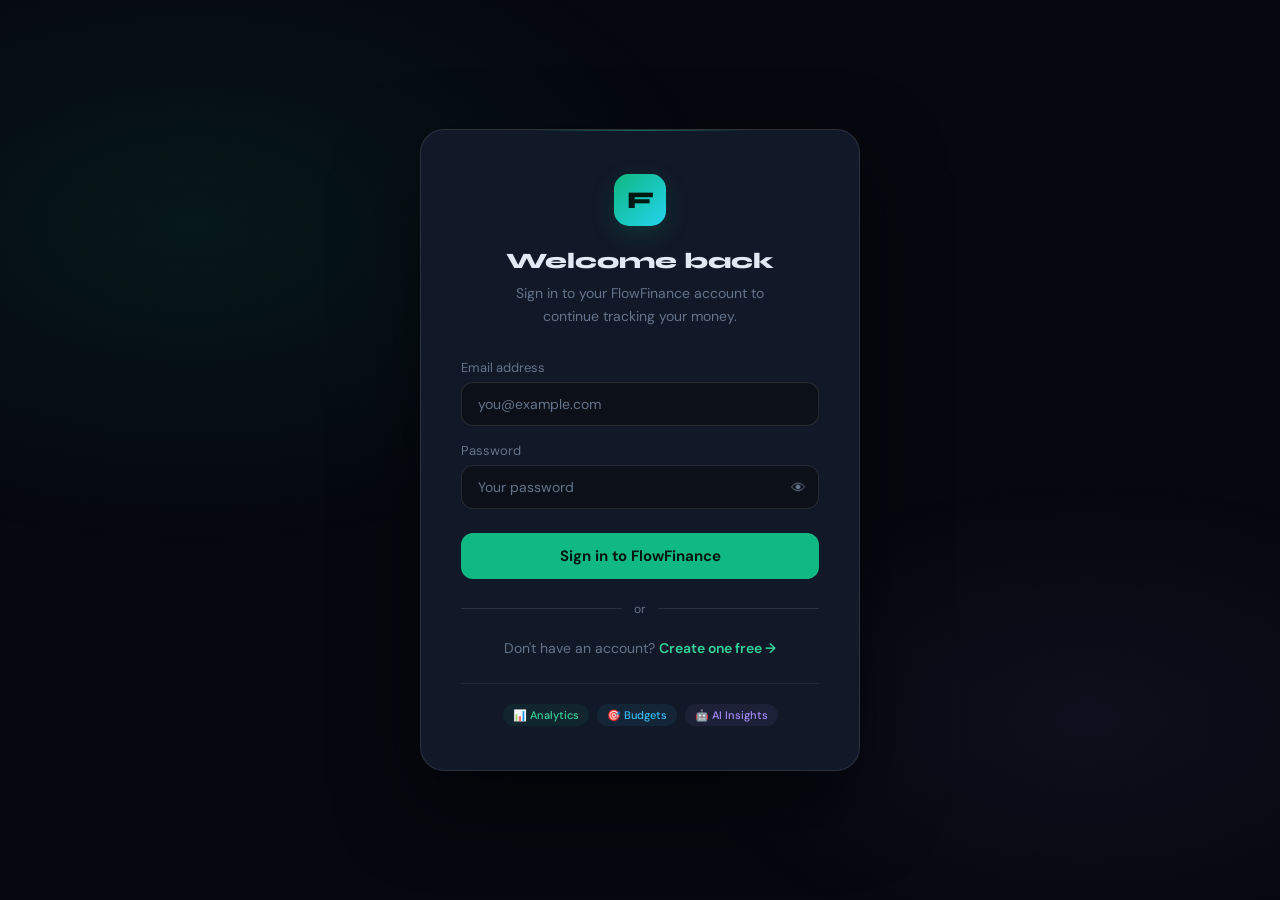
<file: index.html>
<!DOCTYPE html>
<html lang="en">
<head>
  <meta charset="UTF-8" />
  <meta name="viewport" content="width=device-width, initial-scale=1.0" />
  <title>FlowFinance</title>
  <!-- auth.js must be in the same directory and loaded first -->
  <script src="auth.js"></script>
  <script>
    if (isLoggedIn()) {
      window.location.replace('flowfinance.html');
    } else {
      window.location.replace('login.html');
    }
  </script>
</head>
<body>
  <p style="text-align:center; margin-top:40px; font-family:sans-serif;">Loading FlowFinance…</p>
</body>
</html>
</file>
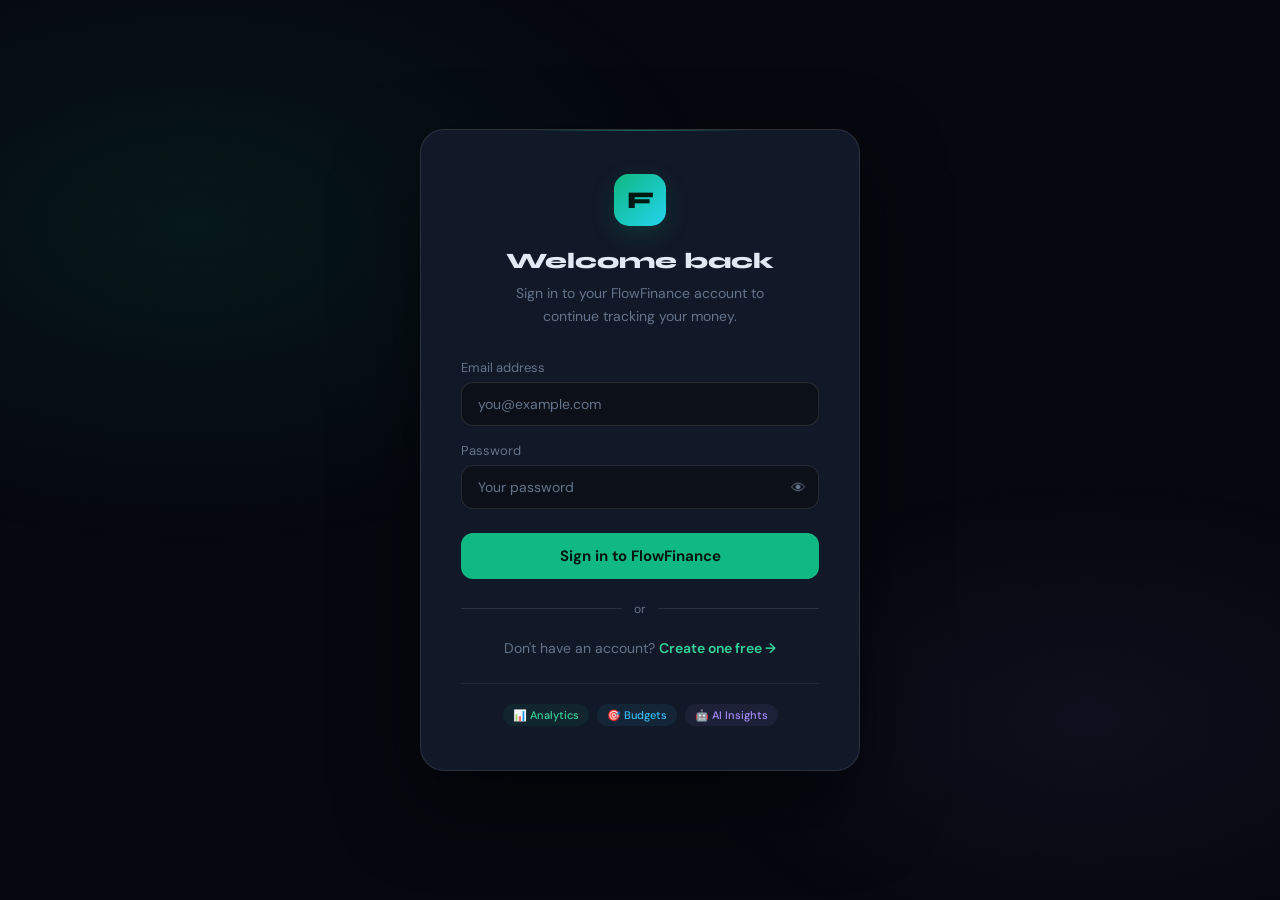
<file: login.html>
<!DOCTYPE html>
<html lang="en">
<head>
  <meta charset="UTF-8" />
  <meta name="viewport" content="width=device-width, initial-scale=1.0" />
  <title>FlowFinance — Sign In</title>
  <link rel="preconnect" href="https://fonts.googleapis.com" />
  <link href="https://fonts.googleapis.com/css2?family=Syne:wght@400;600;700;800&family=DM+Sans:wght@300;400;500;600&family=DM+Mono:wght@400;500&display=swap" rel="stylesheet" />
  <style>
    :root {
      --bg:       #06080f;
      --surface:  #0c1018;
      --card:     #111827;
      --border:   rgba(255,255,255,0.06);
      --border2:  rgba(255,255,255,0.11);
      --text:     #e2e8f4;
      --muted:    #64748b;
      --em:       #10b981;
      --eml:      #34d399;
      --em-glow:  rgba(16,185,129,0.18);
      --em-dim:   rgba(16,185,129,0.08);
      --red:      #f43f5e;
      --red-dim:  rgba(244,63,94,0.10);
      --cyan:     #22d3ee;
    }
    *, *::before, *::after { box-sizing: border-box; margin: 0; padding: 0; }
    body {
      font-family: 'DM Sans', sans-serif;
      background: var(--bg);
      color: var(--text);
      min-height: 100vh;
      display: flex;
      align-items: center;
      justify-content: center;
      padding: 20px;
    }
    body::before {
      content: '';
      position: fixed; inset: 0;
      background:
        radial-gradient(ellipse 70% 60% at 15% 25%, rgba(16,185,129,0.09) 0%, transparent 60%),
        radial-gradient(ellipse 55% 45% at 85% 80%, rgba(167,139,250,0.06) 0%, transparent 60%);
      pointer-events: none;
    }
    body::after {
      content: '';
      position: fixed; inset: 0;
      background-image: radial-gradient(rgba(255,255,255,0.025) 1px, transparent 1px);
      background-size: 32px 32px;
      pointer-events: none;
    }
    .card {
      position: relative; z-index: 1;
      background: var(--card);
      border: 1px solid var(--border2);
      border-radius: 24px;
      padding: 44px 40px;
      width: 100%; max-width: 440px;
      box-shadow: 0 32px 80px rgba(0,0,0,0.55);
      animation: rise 0.5s cubic-bezier(0.34,1.4,0.64,1) both;
    }
    .card::before {
      content: '';
      position: absolute; top: 0; left: 50%;
      transform: translateX(-50%);
      width: 50%; height: 1px;
      background: linear-gradient(90deg, transparent, var(--em), transparent);
      opacity: 0.5;
    }
    @keyframes rise {
      from { opacity: 0; transform: translateY(24px) scale(0.97); }
      to   { opacity: 1; transform: translateY(0) scale(1); }
    }
    .logo {
      width: 52px; height: 52px;
      background: linear-gradient(135deg, var(--em), var(--cyan));
      border-radius: 15px;
      display: flex; align-items: center; justify-content: center;
      font-family: 'Syne', sans-serif; font-weight: 800; font-size: 24px;
      color: #021812;
      margin: 0 auto 22px;
      box-shadow: 0 8px 24px var(--em-glow);
    }
    h1 {
      font-family: 'Syne', sans-serif;
      font-size: 22px; font-weight: 800;
      text-align: center; margin-bottom: 8px;
    }
    .sub {
      color: var(--muted); font-size: 14px;
      text-align: center; line-height: 1.6;
      margin-bottom: 32px;
    }
    label { display: block; font-size: 13px; color: var(--muted); margin-bottom: 6px; }
    .field { margin-bottom: 16px; }
    .inp-wrap { position: relative; }
    input {
      width: 100%;
      background: var(--surface);
      border: 1px solid var(--border2);
      border-radius: 12px;
      padding: 12px 42px 12px 16px;
      color: var(--text);
      font-family: 'DM Sans', sans-serif;
      font-size: 14px;
      outline: none;
      transition: border-color 0.2s, box-shadow 0.2s;
    }
    input:focus { border-color: var(--em); box-shadow: 0 0 0 3px var(--em-dim); }
    input::placeholder { color: var(--muted); }
    .eye {
      position: absolute; right: 13px; top: 50%;
      transform: translateY(-50%);
      background: none; border: none;
      cursor: pointer; color: var(--muted);
      font-size: 15px; padding: 0; line-height: 1;
      transition: color 0.15s;
    }
    .eye:hover { color: var(--text); }
    .btn {
      width: 100%;
      background: var(--em);
      color: #021812;
      font-family: 'DM Sans', sans-serif;
      font-weight: 700; font-size: 15px;
      padding: 13px;
      border: none; border-radius: 12px;
      cursor: pointer;
      transition: all 0.2s;
      margin-top: 8px;
    }
    .btn:hover:not(:disabled) {
      background: var(--eml);
      transform: translateY(-1px);
      box-shadow: 0 10px 28px var(--em-glow);
    }
    .btn:disabled { opacity: 0.5; cursor: not-allowed; }
    .error {
      background: var(--red-dim);
      border: 1px solid rgba(244,63,94,0.25);
      border-radius: 10px;
      padding: 10px 14px;
      font-size: 13px; color: var(--red);
      display: flex; align-items: center; gap: 8px;
      margin-bottom: 18px;
      animation: fadeIn 0.2s ease;
    }
    @keyframes fadeIn {
      from { opacity: 0; transform: translateY(-4px); }
      to   { opacity: 1; transform: translateY(0); }
    }
    .divider {
      display: flex; align-items: center; gap: 12px;
      color: var(--muted); font-size: 12px;
      margin: 22px 0;
    }
    .divider::before, .divider::after {
      content: ''; flex: 1; height: 1px; background: var(--border2);
    }
    .link-row { text-align: center; font-size: 14px; }
    .link-row span { color: var(--muted); }
    .link-row a {
      color: var(--eml); font-weight: 600;
      text-decoration: none; transition: opacity 0.15s;
    }
    .link-row a:hover { opacity: 0.8; }
    .pills {
      display: flex; justify-content: center;
      gap: 8px; flex-wrap: wrap;
      margin-top: 26px; padding-top: 20px;
      border-top: 1px solid var(--border);
    }
    .pill { font-size: 11px; font-weight: 500; padding: 4px 10px; border-radius: 99px; }
  </style>
</head>
<body>

<div class="card">
  <div class="logo">F</div>
  <h1>Welcome back</h1>
  <p class="sub">Sign in to your FlowFinance account to<br>continue tracking your money.</p>

  <div class="error" id="errBox" style="display:none">
    <span>⚠️</span><span id="errMsg"></span>
  </div>

  <form id="form" onsubmit="onSubmit(event)" novalidate>
    <div class="field">
      <label for="email">Email address</label>
      <div class="inp-wrap">
        <input type="email" id="email" placeholder="you@example.com" autocomplete="email" required />
      </div>
    </div>
    <div class="field">
      <label for="pass">Password</label>
      <div class="inp-wrap">
        <input type="password" id="pass" placeholder="Your password" autocomplete="current-password" required />
        <button type="button" class="eye" id="eyeBtn" onclick="toggleEye()">👁</button>
      </div>
    </div>
    <button type="submit" class="btn" id="submitBtn">Sign in to FlowFinance</button>
  </form>

  <div class="divider">or</div>
  <div class="link-row">
    <span>Don't have an account? </span>
    <a href="signup.html">Create one free →</a>
  </div>

  <div class="pills">
    <span class="pill" style="background:rgba(16,185,129,.08);color:#34d399">📊 Analytics</span>
    <span class="pill" style="background:rgba(56,189,248,.08);color:#38bdf8">🎯 Budgets</span>
    <span class="pill" style="background:rgba(167,139,250,.08);color:#a78bfa">🤖 AI Insights</span>
  </div>
</div>

<script src="auth.js"></script>
<script>
  try { requireGuest(); } catch(e) { /* redirecting */ }

  function toggleEye() {
    const inp = document.getElementById('pass');
    const btn = document.getElementById('eyeBtn');
    inp.type = inp.type === 'password' ? 'text' : 'password';
    btn.textContent = inp.type === 'password' ? '👁' : '🙈';
  }

  function showErr(msg) {
    const b = document.getElementById('errBox');
    document.getElementById('errMsg').textContent = msg;
    b.style.display = 'flex';
  }

  async function onSubmit(e) {
    e.preventDefault();
    document.getElementById('errBox').style.display = 'none';

    const email = document.getElementById('email').value.trim();
    const pass  = document.getElementById('pass').value;

    if (!email || !pass) return showErr('Please fill in all fields.');

    const btn = document.getElementById('submitBtn');
    btn.disabled = true;
    btn.textContent = 'Signing in…';

    try {
      const result = await loginUser(email, pass);
      if (result.ok) {
        window.location.replace('flowfinance.html');
      } else {
        showErr(result.error);
        btn.disabled = false;
        btn.textContent = 'Sign in to FlowFinance';
      }
    } catch(err) {
      showErr('Something went wrong. Please try again.');
      btn.disabled = false;
      btn.textContent = 'Sign in to FlowFinance';
    }
  }
</script>
</body>
</html>
</file>
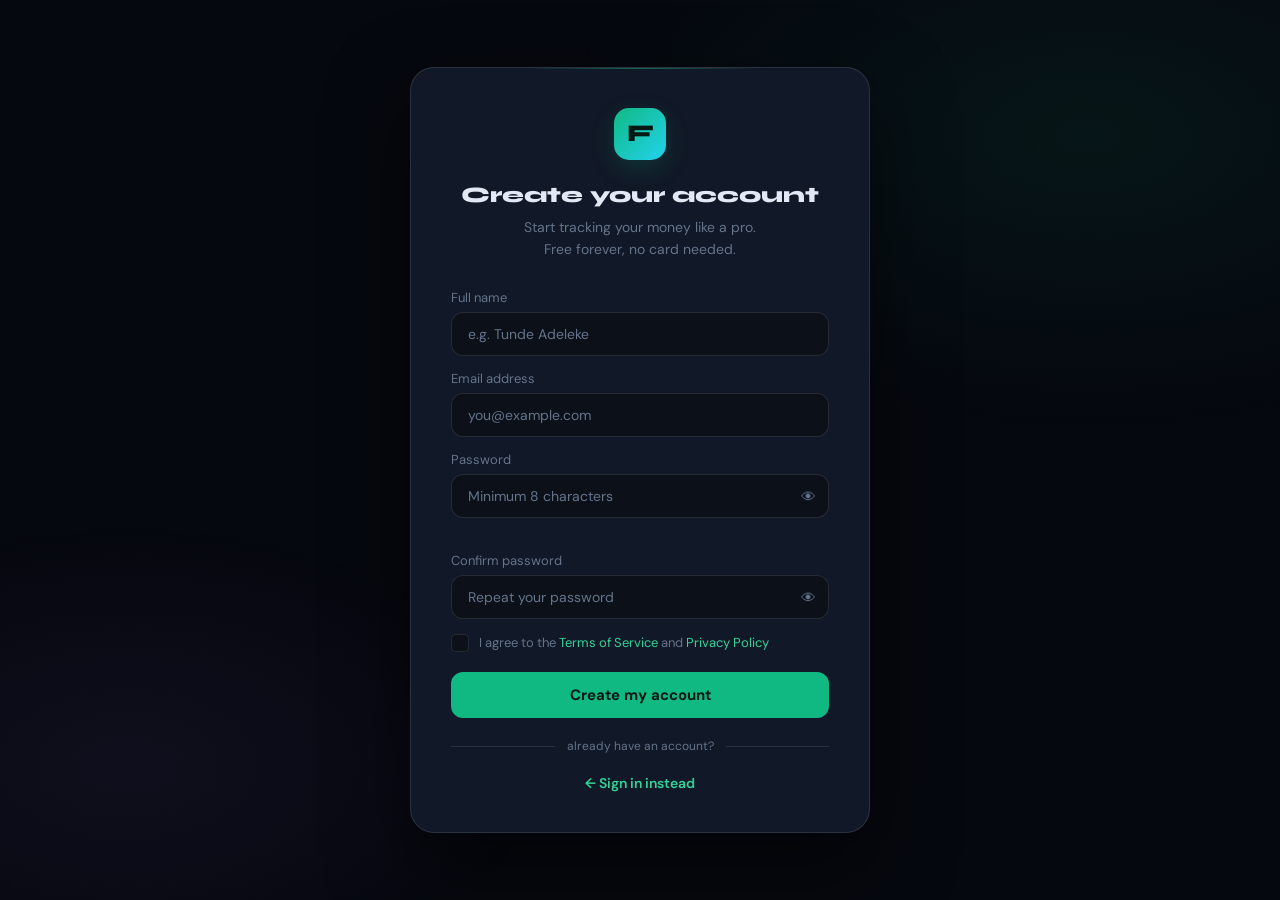
<file: signup.html>
<!DOCTYPE html>
<html lang="en">
<head>
  <meta charset="UTF-8" />
  <meta name="viewport" content="width=device-width, initial-scale=1.0" />
  <title>FlowFinance — Create Account</title>
  <link rel="preconnect" href="https://fonts.googleapis.com" />
  <link href="https://fonts.googleapis.com/css2?family=Syne:wght@400;600;700;800&family=DM+Sans:wght@300;400;500;600&family=DM+Mono:wght@400;500&display=swap" rel="stylesheet" />
  <style>
    :root {
      --bg:       #06080f;
      --surface:  #0c1018;
      --card:     #111827;
      --border:   rgba(255,255,255,0.06);
      --border2:  rgba(255,255,255,0.11);
      --text:     #e2e8f4;
      --muted:    #64748b;
      --em:       #10b981;
      --eml:      #34d399;
      --em-glow:  rgba(16,185,129,0.18);
      --em-dim:   rgba(16,185,129,0.08);
      --red:      #f43f5e;
      --red-dim:  rgba(244,63,94,0.10);
      --cyan:     #22d3ee;
    }
    *, *::before, *::after { box-sizing: border-box; margin: 0; padding: 0; }
    body {
      font-family: 'DM Sans', sans-serif;
      background: var(--bg);
      color: var(--text);
      min-height: 100vh;
      display: flex;
      align-items: center;
      justify-content: center;
      padding: 20px;
    }
    body::before {
      content: '';
      position: fixed; inset: 0;
      background:
        radial-gradient(ellipse 70% 55% at 85% 15%, rgba(16,185,129,0.08) 0%, transparent 60%),
        radial-gradient(ellipse 55% 45% at 10% 85%, rgba(167,139,250,0.06) 0%, transparent 60%);
      pointer-events: none;
    }
    body::after {
      content: '';
      position: fixed; inset: 0;
      background-image: radial-gradient(rgba(255,255,255,0.025) 1px, transparent 1px);
      background-size: 32px 32px;
      pointer-events: none;
    }
    .card {
      position: relative; z-index: 1;
      background: var(--card);
      border: 1px solid var(--border2);
      border-radius: 24px;
      padding: 40px;
      width: 100%; max-width: 460px;
      box-shadow: 0 32px 80px rgba(0,0,0,0.55);
      animation: rise 0.5s cubic-bezier(0.34,1.4,0.64,1) both;
    }
    .card::before {
      content: '';
      position: absolute; top: 0; left: 50%;
      transform: translateX(-50%);
      width: 50%; height: 1px;
      background: linear-gradient(90deg, transparent, var(--em), transparent);
      opacity: 0.5;
    }
    @keyframes rise {
      from { opacity: 0; transform: translateY(24px) scale(0.97); }
      to   { opacity: 1; transform: translateY(0) scale(1); }
    }
    .logo {
      width: 52px; height: 52px;
      background: linear-gradient(135deg, var(--em), var(--cyan));
      border-radius: 15px;
      display: flex; align-items: center; justify-content: center;
      font-family: 'Syne', sans-serif; font-weight: 800; font-size: 24px;
      color: #021812;
      margin: 0 auto 22px;
      box-shadow: 0 8px 24px var(--em-glow);
    }
    h1 {
      font-family: 'Syne', sans-serif;
      font-size: 22px; font-weight: 800;
      text-align: center; margin-bottom: 8px;
    }
    .sub {
      color: var(--muted); font-size: 14px;
      text-align: center; line-height: 1.6;
      margin-bottom: 28px;
    }
    label { display: block; font-size: 13px; color: var(--muted); margin-bottom: 6px; }
    .field { margin-bottom: 14px; }
    .inp-wrap { position: relative; }
    input[type="text"],
    input[type="email"],
    input[type="password"] {
      width: 100%;
      background: var(--surface);
      border: 1px solid var(--border2);
      border-radius: 12px;
      padding: 12px 42px 12px 16px;
      color: var(--text);
      font-family: 'DM Sans', sans-serif;
      font-size: 14px;
      outline: none;
      transition: border-color 0.2s, box-shadow 0.2s;
    }
    input:focus { border-color: var(--em); box-shadow: 0 0 0 3px var(--em-dim); }
    input::placeholder { color: var(--muted); }
    .eye {
      position: absolute; right: 13px; top: 50%;
      transform: translateY(-50%);
      background: none; border: none;
      cursor: pointer; color: var(--muted);
      font-size: 15px; padding: 0; line-height: 1;
      transition: color 0.15s;
    }
    .eye:hover { color: var(--text); }
    .str-track {
      height: 4px; background: rgba(255,255,255,0.06);
      border-radius: 99px; overflow: hidden; margin-top: 8px;
    }
    .str-fill { height: 100%; border-radius: 99px; transition: width 0.3s, background 0.3s; width: 0; }
    .str-label { font-size: 11px; color: var(--muted); margin-top: 4px; min-height: 16px; }
    .terms-row {
      display: flex; align-items: flex-start; gap: 10px;
      margin-bottom: 20px; cursor: pointer;
    }
    .chk {
      width: 18px; height: 18px; flex-shrink: 0;
      background: var(--surface);
      border: 1px solid var(--border2);
      border-radius: 5px;
      display: flex; align-items: center; justify-content: center;
      transition: all 0.15s; margin-top: 1px;
      font-size: 11px; font-weight: 700; color: #021812;
    }
    .chk.on { background: var(--em); border-color: var(--em); }
    .terms-text { font-size: 13px; color: var(--muted); line-height: 1.5; }
    .terms-text a { color: var(--eml); text-decoration: none; }
    .btn {
      width: 100%;
      background: var(--em); color: #021812;
      font-family: 'DM Sans', sans-serif;
      font-weight: 700; font-size: 15px;
      padding: 13px; border: none; border-radius: 12px;
      cursor: pointer; transition: all 0.2s;
    }
    .btn:hover:not(:disabled) {
      background: var(--eml);
      transform: translateY(-1px);
      box-shadow: 0 10px 28px var(--em-glow);
    }
    .btn:disabled { opacity: 0.5; cursor: not-allowed; }
    .error {
      background: var(--red-dim);
      border: 1px solid rgba(244,63,94,0.25);
      border-radius: 10px;
      padding: 10px 14px;
      font-size: 13px; color: var(--red);
      display: flex; align-items: center; gap: 8px;
      margin-bottom: 16px;
      animation: fadeIn 0.2s ease;
    }
    @keyframes fadeIn {
      from { opacity: 0; transform: translateY(-4px); }
      to   { opacity: 1; transform: translateY(0); }
    }
    .divider {
      display: flex; align-items: center; gap: 12px;
      color: var(--muted); font-size: 12px; margin: 20px 0;
    }
    .divider::before, .divider::after {
      content: ''; flex: 1; height: 1px; background: var(--border2);
    }
    .link-row { text-align: center; font-size: 14px; }
    .link-row a { color: var(--eml); font-weight: 600; text-decoration: none; transition: opacity 0.15s; }
    .link-row a:hover { opacity: 0.8; }
  </style>
</head>
<body>

<div class="card">
  <div class="logo">F</div>
  <h1>Create your account</h1>
  <p class="sub">Start tracking your money like a pro.<br>Free forever, no card needed.</p>

  <div class="error" id="errBox" style="display:none">
    <span>⚠️</span><span id="errMsg"></span>
  </div>

  <form id="form" onsubmit="onSubmit(event)" novalidate>
    <div class="field">
      <label for="name">Full name</label>
      <div class="inp-wrap">
        <input type="text" id="name" placeholder="e.g. Tunde Adeleke" autocomplete="name" required />
      </div>
    </div>
    <div class="field">
      <label for="email">Email address</label>
      <div class="inp-wrap">
        <input type="email" id="email" placeholder="you@example.com" autocomplete="email" required />
      </div>
    </div>
    <div class="field">
      <label for="pass">Password</label>
      <div class="inp-wrap">
        <input type="password" id="pass" placeholder="Minimum 8 characters"
          autocomplete="new-password" oninput="checkStrength(this.value)" required />
        <button type="button" class="eye" id="eye1" onclick="toggleEye('pass','eye1')">👁</button>
      </div>
      <div class="str-track" id="strTrack" style="display:none">
        <div class="str-fill" id="strFill"></div>
      </div>
      <div class="str-label" id="strLabel"></div>
    </div>
    <div class="field">
      <label for="confirm">Confirm password</label>
      <div class="inp-wrap">
        <input type="password" id="confirm" placeholder="Repeat your password"
          autocomplete="new-password" required />
        <button type="button" class="eye" id="eye2" onclick="toggleEye('confirm','eye2')">👁</button>
      </div>
    </div>

    <div class="terms-row" onclick="toggleTerms()">
      <div class="chk" id="chk"></div>
      <div class="terms-text">
        I agree to the <a href="#" onclick="return false">Terms of Service</a> and
        <a href="#" onclick="return false">Privacy Policy</a>
      </div>
    </div>

    <button type="submit" class="btn" id="submitBtn">Create my account</button>
  </form>

  <div class="divider">already have an account?</div>
  <div class="link-row">
    <a href="login.html">← Sign in instead</a>
  </div>
</div>

<script src="auth.js"></script>
<script>
  try { requireGuest(); } catch(e) { /* redirecting */ }

  let agreed = false;

  function toggleTerms() {
    agreed = !agreed;
    const el = document.getElementById('chk');
    el.classList.toggle('on', agreed);
    el.textContent = agreed ? '✓' : '';
  }

  function toggleEye(id, btnId) {
    const inp = document.getElementById(id);
    const btn = document.getElementById(btnId);
    inp.type = inp.type === 'password' ? 'text' : 'password';
    btn.textContent = inp.type === 'password' ? '👁' : '🙈';
  }

  function checkStrength(val) {
    const track = document.getElementById('strTrack');
    const fill  = document.getElementById('strFill');
    const label = document.getElementById('strLabel');
    if (!val) { track.style.display = 'none'; label.textContent = ''; return; }
    track.style.display = 'block';
    let score = 0;
    if (val.length >= 8)           score++;
    if (/[A-Z]/.test(val))         score++;
    if (/[0-9]/.test(val))         score++;
    if (/[^A-Za-z0-9]/.test(val))  score++;
    const levels = [
      { w: '25%', bg: '#f43f5e', text: 'Weak'      },
      { w: '50%', bg: '#fbbf24', text: 'Fair'      },
      { w: '75%', bg: '#38bdf8', text: 'Good'      },
      { w: '100%',bg: '#10b981', text: 'Strong 💪' },
    ];
    const lv = levels[Math.max(score - 1, 0)];
    fill.style.width      = lv.w;
    fill.style.background = lv.bg;
    label.textContent     = lv.text;
    label.style.color     = lv.bg;
  }

  function showErr(msg) {
    const b = document.getElementById('errBox');
    document.getElementById('errMsg').textContent = msg;
    b.style.display = 'flex';
  }

  async function onSubmit(e) {
    e.preventDefault();
    document.getElementById('errBox').style.display = 'none';

    const name    = document.getElementById('name').value.trim();
    const email   = document.getElementById('email').value.trim();
    const pass    = document.getElementById('pass').value;
    const confirm = document.getElementById('confirm').value;

    if (!name)             return showErr('Please enter your full name.');
    if (!email)            return showErr('Please enter your email address.');
    if (pass.length < 8)   return showErr('Password must be at least 8 characters.');
    if (pass !== confirm)  return showErr('Passwords do not match.');
    if (!agreed)           return showErr('Please accept the Terms of Service to continue.');

    const btn = document.getElementById('submitBtn');
    btn.disabled = true;
    btn.textContent = 'Creating account…';

    try {
      const result = await signupUser(name, email, pass);
      if (result.ok) {
        window.location.replace('flowfinance.html');
      } else {
        showErr(result.error);
        btn.disabled = false;
        btn.textContent = 'Create my account';
      }
    } catch(err) {
      showErr('Something went wrong. Please try again.');
      btn.disabled = false;
      btn.textContent = 'Create my account';
    }
  }
</script>
</body>
</html>
</file>
